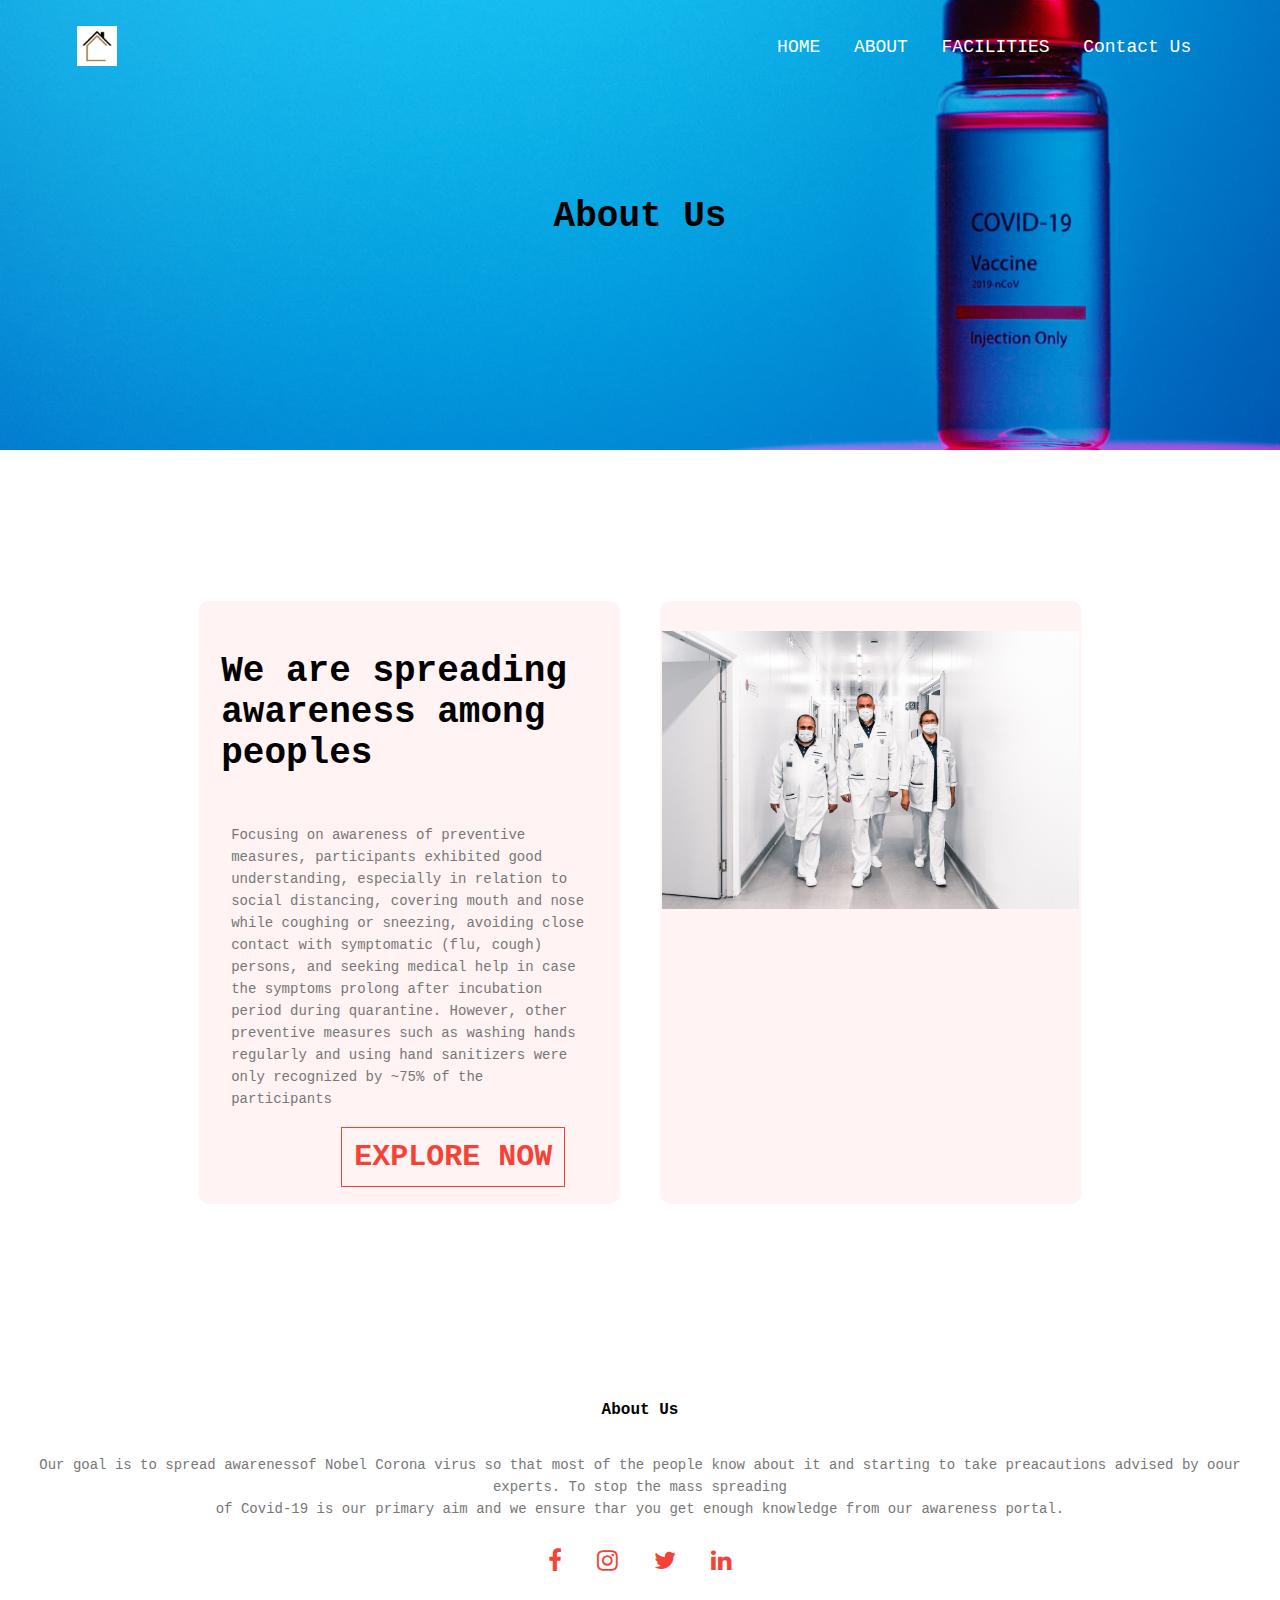
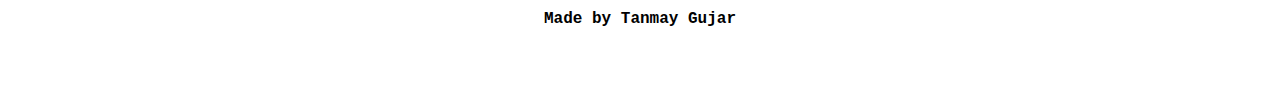
<file: about.html.html>
<!DOCTYPE html>
<html lang="en">
<head>
    <meta charset="UTF-8">
    <meta http-equiv="X-UA-Compatible" content="IE=edge">
    <meta name="viewport" content="width=device-width, initial-scale=1.0">
    <title>Covid 19 Information</title>
    <link rel="stylesheet" href="style.css">
    <link rel="preconnect" href="https://fonts.googleapis.com">
    <link rel="stylesheet" href="https://cdnjs.cloudflare.com/ajax/libs/font-awesome/4.7.0/css/font-awesome.min.css">
    
</head>
<body>
    
<section class="sub-header">

    <nav>
        <a href="index.html"> <img src="images/logo.png" alt="logo"> </a>


        <div class="nav-links" id="navLinks">
            <i class="fa fa-close"  onclick="hideMenu()"></i>

            <ul>
                <li><a href="index.html"> HOME</a></li>
                <li><a href="about.html.html"> ABOUT</a></li>
                <li><a href="facilities.html.html"> FACILITIES</a></li>
                <li><a href="contact.html.html"> Contact Us</a></li>
            </ul>
        </div>
        <i class="fa fa-bars" onclick="showMenu()"></i>
    </nav>

    <!-- Navigation bar ends here  -->


    <h1>About Us</h1>
</section>

<!--- About us content ---->


<section class="about-us">






    <div class="row">
        <div class="about-col">
            <h1>We are spreading awareness among peoples</h1>
            <p>Focusing on awareness of preventive measures, participants exhibited good understanding, especially in relation to social distancing, covering mouth and nose while coughing or sneezing, avoiding close contact with symptomatic (flu, cough) persons, and seeking medical help in case the symptoms prolong after incubation period during quarantine. However, other preventive measures such as washing hands regularly and using hand sanitizers were only recognized by ~75% of the participants</p>

            <a href="" class="hero-btn red-btn">EXPLORE NOW</a>
        </div>

        <div class="about-col">


            <img src="images/doctor.jpg" alt="doctors">
        </div>
    </div>
</section>


<!-- Facility -->





<!-- testimonials -->


<!-- Call to Action -->



<!-- Footer -->

<section class="footer">

    <h4>About Us</h4>
    <p>Our goal is to spread awarenessof Nobel Corona virus so that most of the people know about it and starting to take preacautions advised by oour experts.
        To stop the mass spreading<br> of Covid-19 is our primary aim and we ensure thar you get enough knowledge from our awareness portal.
    </p>

    <div class="icons">

        <i class="fa fa-facebook" style="font-size:24px"></i>
        <i class="fa fa-instagram" style="font-size:24px"></i>
        <i class="fa fa-twitter" style="font-size:24px"></i>
        <i class="fa fa-linkedin" style="font-size:24px"></i>

    </div>

    <h4 class="name">Made by Tanmay Gujar</h4>
   





</section>

<!--------------JavaScript for toggle menu------->
<script>

var navLinks=document.getElementById("navLinks");

function showMenu(){
    navLinks.style.right=0;
}
function hideMenu(){
    navLinks.style.right="-200px";

}

</script>
</body>
</html>
</file>
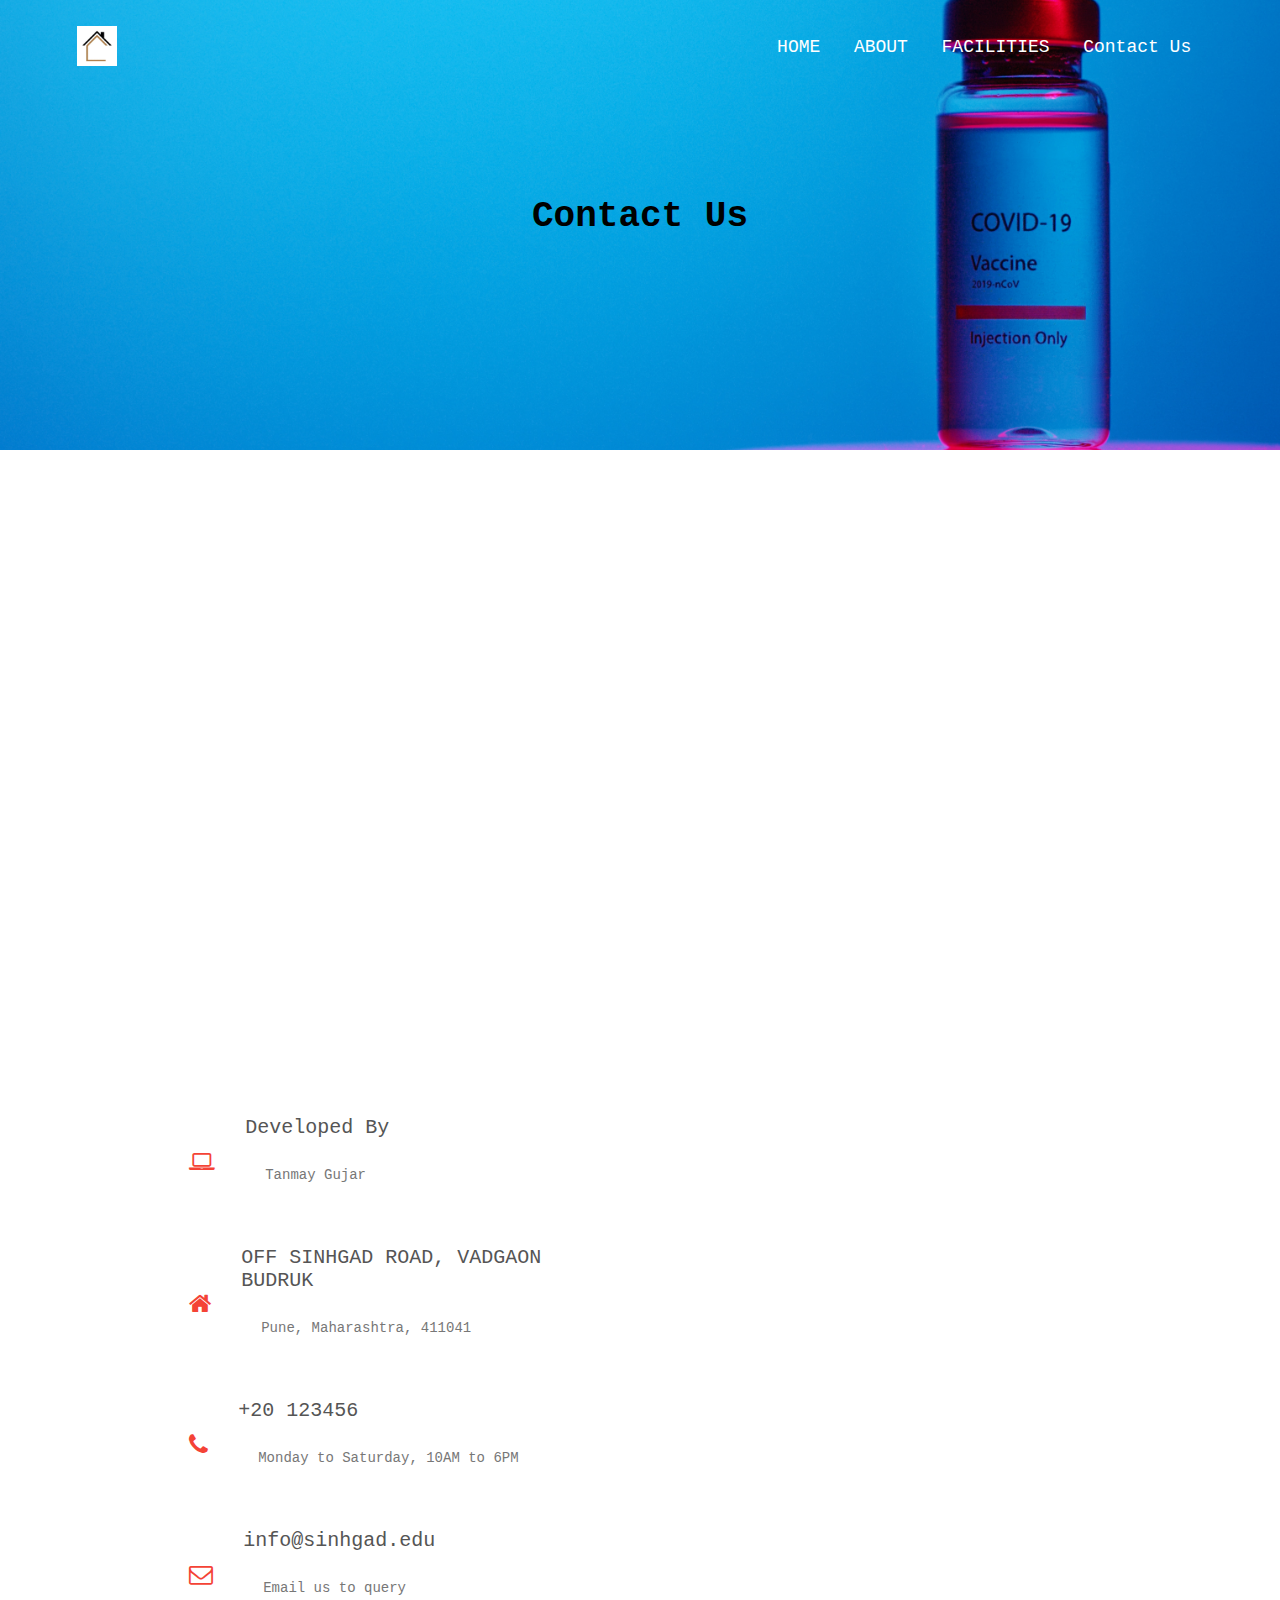
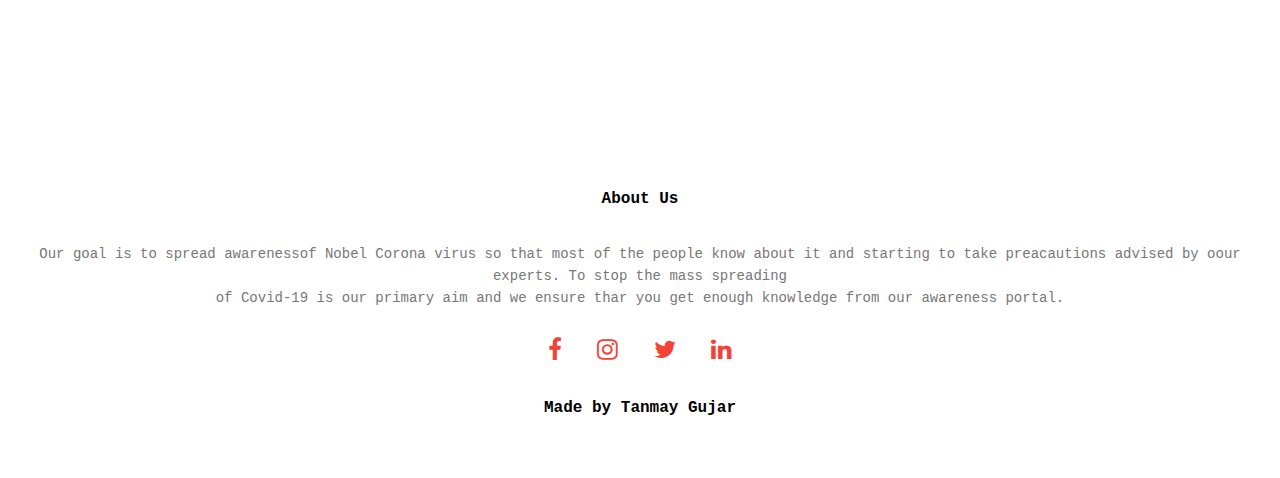
<file: contact.html.html>
<!DOCTYPE html>
<html lang="en">
<head>
    <meta charset="UTF-8">
    <meta http-equiv="X-UA-Compatible" content="IE=edge">
    <meta name="viewport" content="width=device-width, initial-scale=1.0">
    <title>Covid 19 Information</title>
    <link rel="stylesheet" href="style.css">
    <link rel="preconnect" href="https://fonts.googleapis.com">
    <link rel="stylesheet" href="https://cdnjs.cloudflare.com/ajax/libs/font-awesome/4.7.0/css/font-awesome.min.css">
    
</head>
<body>
    
<section class="sub-header">

    <nav>
        <a href="index.html"> <img src="images/logo.png" alt="logo"> </a>


        <div class="nav-links" id="navLinks">
            <i class="fa fa-close"  onclick="hideMenu()"></i>

            <ul>
                <li><a href="index.html"> HOME</a></li>
                <li><a href="about.html.html"> ABOUT</a></li>
                <li><a href="facilities.html.html"> FACILITIES</a></li>
                <li><a href="contact.html.html"> Contact Us</a></li>
            </ul>
        </div>
        <i class="fa fa-bars" onclick="showMenu()"></i>
    </nav>

    <!-- Navigation bar ends here  -->


    <h1>Contact Us</h1>

</section>

<!--- Contact us content ---->

<section class="contact">

    <iframe src="https://www.google.com/maps/embed?pb=!1m18!1m12!1m3!1d3784.3776784757056!2d73.83439731484188!3d18.466544087440468!2m3!1f0!2f0!3f0!3m2!1i1024!2i768!4f13.1!3m3!1m2!1s0x3bc2954c2482cba5%3A0x6223f5d2544ac9bb!2sShrimati%20Kashibai%20Navale%20College%20of%20Engineering%20(Administration%20Building)!5e0!3m2!1sen!2sin!4v1645553449302!5m2!1sen!2sin" width="600" height="450" style="border:0;" allowfullscreen="" loading="lazy"></iframe>

</section>

<section class="contact-us">

    <div class="row">

        <div class="contact-col">
            
            <div>

                <i class="fa fa-laptop" style="font-size:24px"></i>
                   <span>
   
                       <h5>Developed By</h5>
                       <p>Tanmay Gujar</p>
   
                </span>
               </div>
            <div>

             <i class="fa fa-home" style="font-size:24px"></i>
                <span>

                    <h5>OFF SINHGAD ROAD, VADGAON BUDRUK</h5>
                    <p>Pune, Maharashtra, 411041</p>

             </span>
            </div>

            <div>

                
                <i class="fa fa-phone" style="font-size:24px"></i>
                   <span>
   
                       <h5>+20 123456</h5>
                       <p>Monday to Saturday, 10AM to 6PM</p>
   
                </span>
            </div>
            <div>

                
                <i class="fa fa-envelope-o" style="font-size:24px"></i>
                   <span>
   
                       <h5>info@sinhgad.edu</h5>
                       <p>Email us to query</p>
   
                </span>
               </div>
        </div>


    </div>
</section>



<!-- Facility -->





<!-- testimonials -->


<!-- Call to Action -->



<!-- Footer -->

<section class="footer">

    <h4>About Us</h4>
    <p>Our goal is to spread awarenessof Nobel Corona virus so that most of the people know about it and starting to take preacautions advised by oour experts.
        To stop the mass spreading<br> of Covid-19 is our primary aim and we ensure thar you get enough knowledge from our awareness portal.
    </p>

    <div class="icons">

        <i class="fa fa-facebook" style="font-size:24px"></i>
        <i class="fa fa-instagram" style="font-size:24px"></i>
        <i class="fa fa-twitter" style="font-size:24px"></i>
        <i class="fa fa-linkedin" style="font-size:24px"></i>

    </div>

    <h4 class="name">Made by Tanmay Gujar</h4>
   





</section>

<!--------------JavaScript for toggle menu------->
<script>

var navLinks=document.getElementById("navLinks");

function showMenu(){
    navLinks.style.right=0;
}
function hideMenu(){
    navLinks.style.right="-200px";

}

</script>
</body>
</html>
</file>
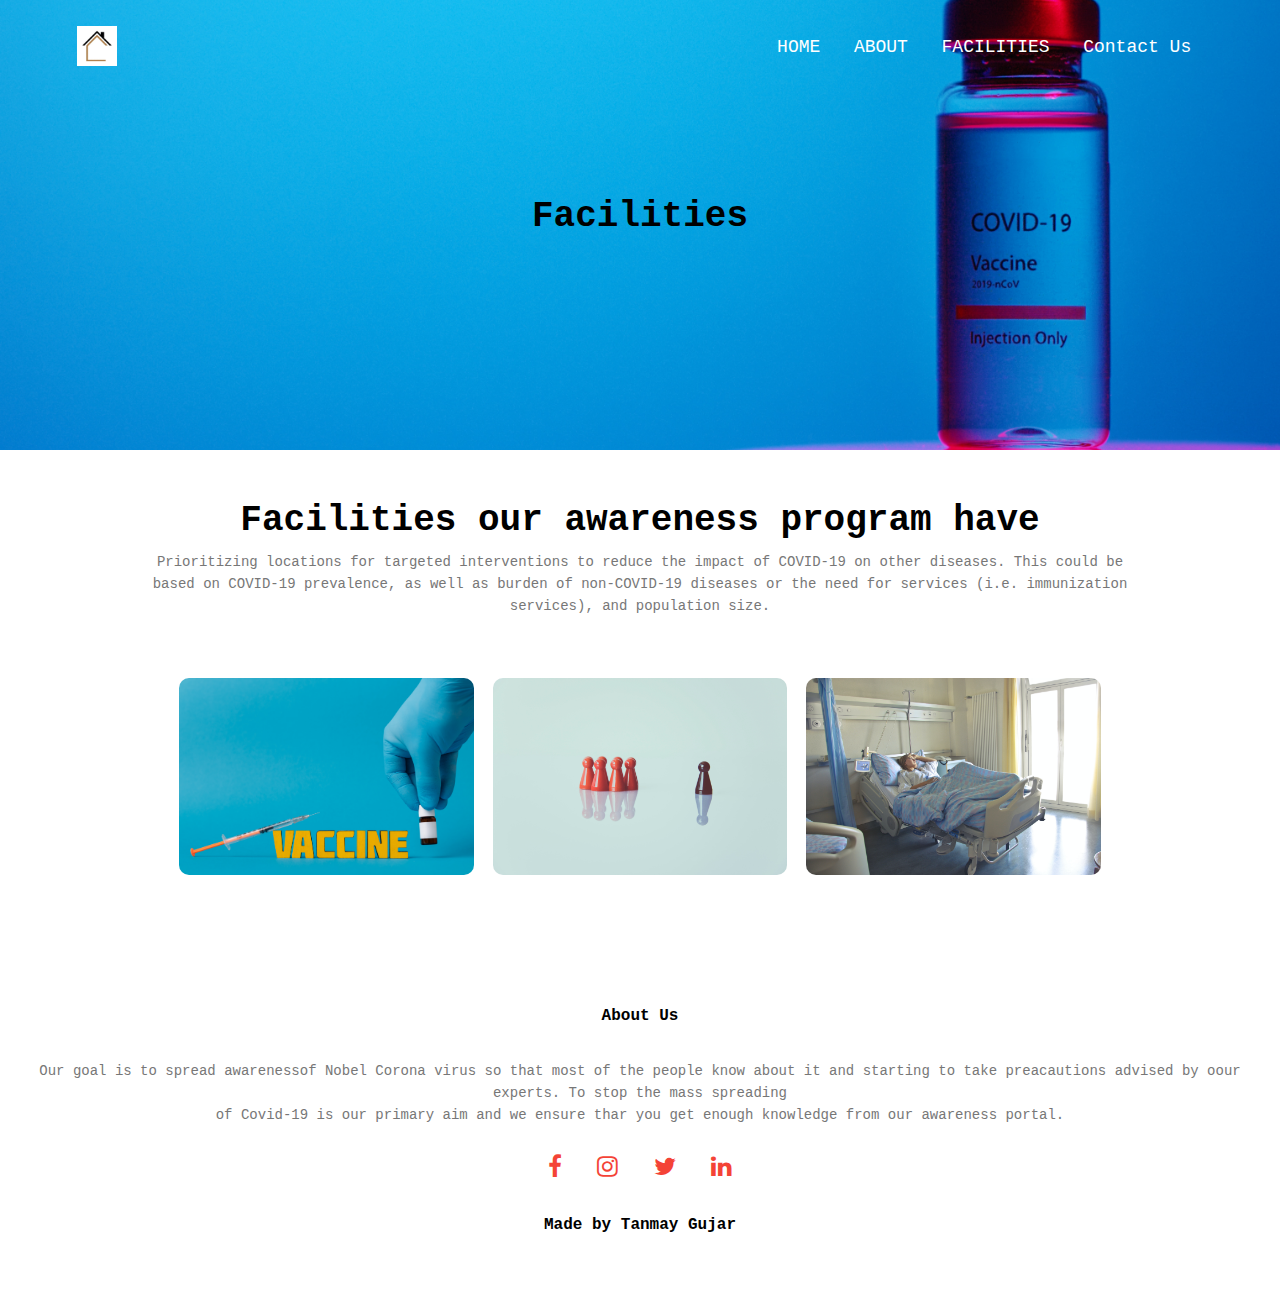
<file: facilities.html.html>
<!DOCTYPE html>
<html lang="en">
<head>
    <meta charset="UTF-8">
    <meta http-equiv="X-UA-Compatible" content="IE=edge">
    <meta name="viewport" content="width=device-width, initial-scale=1.0">
    <title>Covid 19 Information</title>
    <link rel="stylesheet" href="style.css">
    <link rel="preconnect" href="https://fonts.googleapis.com">
    <link rel="stylesheet" href="https://cdnjs.cloudflare.com/ajax/libs/font-awesome/4.7.0/css/font-awesome.min.css">
    
</head>
<body>
    
<section class="sub-header">

    <nav>
        <a href="index.html"> <img src="images/logo.png" alt="logo"> </a>


        <div class="nav-links" id="navLinks">
            <i class="fa fa-close"  onclick="hideMenu()"></i>

            <ul>
                <li><a href="index.html"> HOME</a></li>
                <li><a href="about.html.html"> ABOUT</a></li>
                <li><a href="facilities.html.html"> FACILITIES</a></li>
                <li><a href="contact.html.html"> Contact Us</a></li>
            </ul>
        </div>
        <i class="fa fa-bars" onclick="showMenu()"></i>
    </nav>

    <!-- Navigation bar ends here  -->


    <h1>Facilities</h1>
</section>

<!--- Facilities content ---->

<section class="fac">

    <h1>Facilities our awareness program have</h1>
    <p>Prioritizing locations for targeted interventions to reduce the impact of COVID-19 on other diseases. This could be based on COVID-19 prevalence, as well as burden of non-COVID-19 diseases or the need for services (i.e. immunization services), and population size.</p>
    <div class="row">
        <div class="campcol">
            <img src="images/fac1.jpg" alt="facility1">
            <div class="layer">
                <h3>Vaccination</h3>
            </div>
        </div>
    
        <div class="campcol">
            <img src="images/fac2.jpg" alt="facility2">
            <div class="layer">
                <h3>Quarantine Treatment</h3>
            </div>
        </div>
        <div class="campcol">
            <img src="images/fac3.jpg" alt="facility3">
            <div class="layer">
                <h3>Emergency ICU Beds</h3>
            </div>
        </div>
    </div>
    
    </section>




<!-- Facility -->





<!-- testimonials -->


<!-- Call to Action -->



<!-- Footer -->

<section class="footer">

    <h4>About Us</h4>
    <p>Our goal is to spread awarenessof Nobel Corona virus so that most of the people know about it and starting to take preacautions advised by oour experts.
        To stop the mass spreading<br> of Covid-19 is our primary aim and we ensure thar you get enough knowledge from our awareness portal.
    </p>

    <div class="icons">

        <i class="fa fa-facebook" style="font-size:24px"></i>
        <i class="fa fa-instagram" style="font-size:24px"></i>
        <i class="fa fa-twitter" style="font-size:24px"></i>
        <i class="fa fa-linkedin" style="font-size:24px"></i>

    </div>

    <h4 class="name">Made by Tanmay Gujar</h4>
   





</section>

<!--------------JavaScript for toggle menu------->
<script>

var navLinks=document.getElementById("navLinks");

function showMenu(){
    navLinks.style.right=0;
}
function hideMenu(){
    navLinks.style.right="-200px";

}

</script>
</body>
</html>
</file>
<file: style.css>
*{
    margin: 0;
    padding: 0;
    font-family: 'Redressed', cursive;
    font-family: 'Roboto Mono', monospace;
}

.header{
    min-height: 100vh;
    width: 100%;
    background-image:url(images/background.jpg);
    background-position: center;
    background-size: cover;
    position: relative;
}

nav{
    display: flex;
    padding: 2% 6%;
    justify-content: space-between;
    align-items: center;

}
nav img{
    background-color: wheat;
    color: white;
    width: 40px;
}
.nav-links{
    flex: 1;
    text-align: right;
}
.nav-links ul li{
    list-style: none;
    display: inline-block;
    padding: 8px 12px;
    position: relative;

}
.nav-links ul li a{
    color: #fff;
    text-decoration: none;
    font-size: 18px;
}
.nav-links ul li::after{
content: '';
width: 0%;
height: 2px;
background: #f44336;
display: block;
margin: auto;
transition: 0.5s;
}
.nav-links ul li:hover::after{
    width: 100%;
    
}
.text-box{
width: 90%;
color: #fff;
position: absolute;
top: 30%;
left: 50%;
transform: translate(-50%,-50%);
text-align: center;
}
.text-box h1{
    font-size: 62px;

}
.text-box p{
    margin: 10px 0 40px;
    font-size: 14px;
    color: white;
}

.hero-btn{
display: inline;
background-color: red;
text-decoration: none;
color:white;
font-weight: bolder;
padding: 12px;
font-size: 30px;
position: relative;
cursor: pointer;
}
.hero-btn:hover{
    border: 1px solid #f44336;
    background: #f44336;
    transition: 1s;
}
nav .fa{
    display: none;
}

@media(max-width: 700px){
    .text-box h1{
        font-size: 20px;
    }
    .nav-links ul li{
        display: block;
    }
    .nav-links{
        position: absolute;
        background: #f44336;
        height: 100vh;
        width: 200px;
        top:0;
        right: -200px;
        text-align: left;
        z-index: 2;
        transition: 1s;

    }
    nav .fa{
        display: block;
        color: white;
        margin: 10px;
        font-size: 22px;
        cursor: pointer;
    }
    .nav-links ul{
        padding: 30px;
    }

}

/*----------  About  ----------*/

.about{
    width: 80%;
    margin: auto;
    text-align: center;
    padding-top: 100px;

}
h1{
    font-size: 36px;
    font-weight: 600;

}
p{
    color: #777;
    font-size: 14px;
    font-weight: 300;
    line-height: 22px;
    padding: 10px;

}
.row{
    margin: 5%;
    display: flex;
    justify-content: space-between;
}

.about-col{
    margin: 20px;
    flex-basis: 50%;
    background: #fff3f3;
    border-radius: 10px;
    margin-bottom: 5%;
    padding: 20px 12px;
    box-sizing: border-box;
    transition: 00.5s;

}
h3{
    text-align: center;
    font-weight: 600;
    margin: 10px 0;   
}
.about-col:hover{
    box-shadow: 0 0 20px 0px rgba(0,0,0,0.2);
}

@media(max-width: 700px){
    .row{
        flex-direction: column;
    }
}
/* Facility  */
.fac{

    width: 80%;
    margin: auto;
    text-align: center;
    padding-top: 50px;

}

.campcol{
    flex-basis: 32%;
    border-radius: 10px;
    margin-bottom: 30px;
    position: relative;
    overflow: hidden;
}
.campcol img{
    width: 100%;
    display: block;

}
.layer{
    background:transparent;
    height: 100%;
    width: 100%;
    position: absolute;
    top: 0;
    left: 0;
    transition: 0.5s;

}
.layer:hover{
    background: rgba(117, 201, 131, 0.7);

}
.layer h3{
    width: 80%;
    font-weight: 500;
    color: black;
    font-size: 25px;
    bottom: 0;
    left: 0;
    transform: translateX(10%);
    position: absolute;
    opacity: 0;
    transition: 00.5s;
}
.layer:hover h3{
    bottom: 49%;
    opacity: 1;
}

/* Testimonials */

.testm{
    width: 80%;
    margin: auto;
    padding-top: 100px;
    text-align: center;
}
.testmcol{
    flex-basis: 44%;
    border-radius: 10px;
    margin-bottom: 5%;
    text-align: left;
    background: #fff3f3;
    padding: 25px;
    cursor: pointer;
    display: flex;
}
.testmcol p{
    padding: 0;
}
.testmcol h3{
    margin-top: 15px;
    text-align: left;
}

@media(max-width: 700px){
    .testmcol{
        margin-left: 0;
        margin-right: 15px;

    }
}

/* Call to Action  */

.cta{

    margin: 100px auto;
    width: 80%;
    background-image: linear-gradient(rgba(0,0,0,0.7));
    background-image: url(images/btm.jpg);
    background-position: center;
    background-size: cover;
    border-radius: 10px;
    text-align: center;
    padding: 100px 0;
}
.cta h1{
    color:white;
    margin-bottom: 40px;
    padding: 0;

}
@media(max-width: 700px){
    .cta h1{
        font-size: 24px;

    }
}

/* Footer */

.footer{
    width: 100%;
    text-align: center;
    padding: 30px 0;

}
.footer h4{
    margin-bottom: 25px;
    margin-top: 20px;
    font-weight: 600;

}

.icons .fa{
    color: #f44336;
    margin: 0 13px;
    padding: 18px 0;
    cursor: pointer;

}

/* About Us Page */

.sub-header{
    height: 50vh;
    width: 100%;
    background-image: linear-gradient(rgba(4,9,30,0.7));
    background-image: url(images/abtimg.jpg);
    background-position: center;
    background-size: cover;
    text-align: center;
    color: black;

}
.sub-header h1{
    margin-top: 100px;

}

.about-us{
    width: 80%;
    margin: auto;
    padding-top: 80px;
    padding-bottom: 50px;

}

.about-col{
    flex-basis: 50%;
    padding: 30px 2px;
}
.about-col img{
    width: 100%;
}
.about-col h1{
    padding-top: 0;
    padding: 20px;
}
.about-col p{
    padding: 30px;

}
.red-btn{
    margin-left: 140px;
   border: 1px solid #f44336;
   background: transparent;
   color: #f44336;
   
}
.red-btn:hover{
    color: white;
}


/* Contact us page */
.contact{

    width: 80%;
    margin: auto;
    padding: 80px 0;

}
.contact iframe{
    width: 100%;

}

.contact-us{
    width: 80%;
    margin: auto;
}

.contact-col{
    flex-basis: 48%;
    margin-bottom: 30px;

}
.contact-col div{
    display: flex;
    align-items: center;
    margin-bottom: 40px;

}

.contact-col div .fa{
    font-size: 28px;
    color: #f44336;
    margin: 10px ;
    margin-right: 30px;
}
.contact-col div p{
    padding: 20px;

}
.contact-col div h5{
    font-size: 20px;
    margin-bottom: 5px;
    color: #555;
    font-weight: 400;
}
.head-name{
    font-weight: 900;
    font-size: 30px;
    color:white;
    margin-left: 10px;
    background-color: black;


}
.head-name:hover{
   
    border: 1px solid #f44336;
    background: #f44336;
    transition: 1s;
}
</file>
